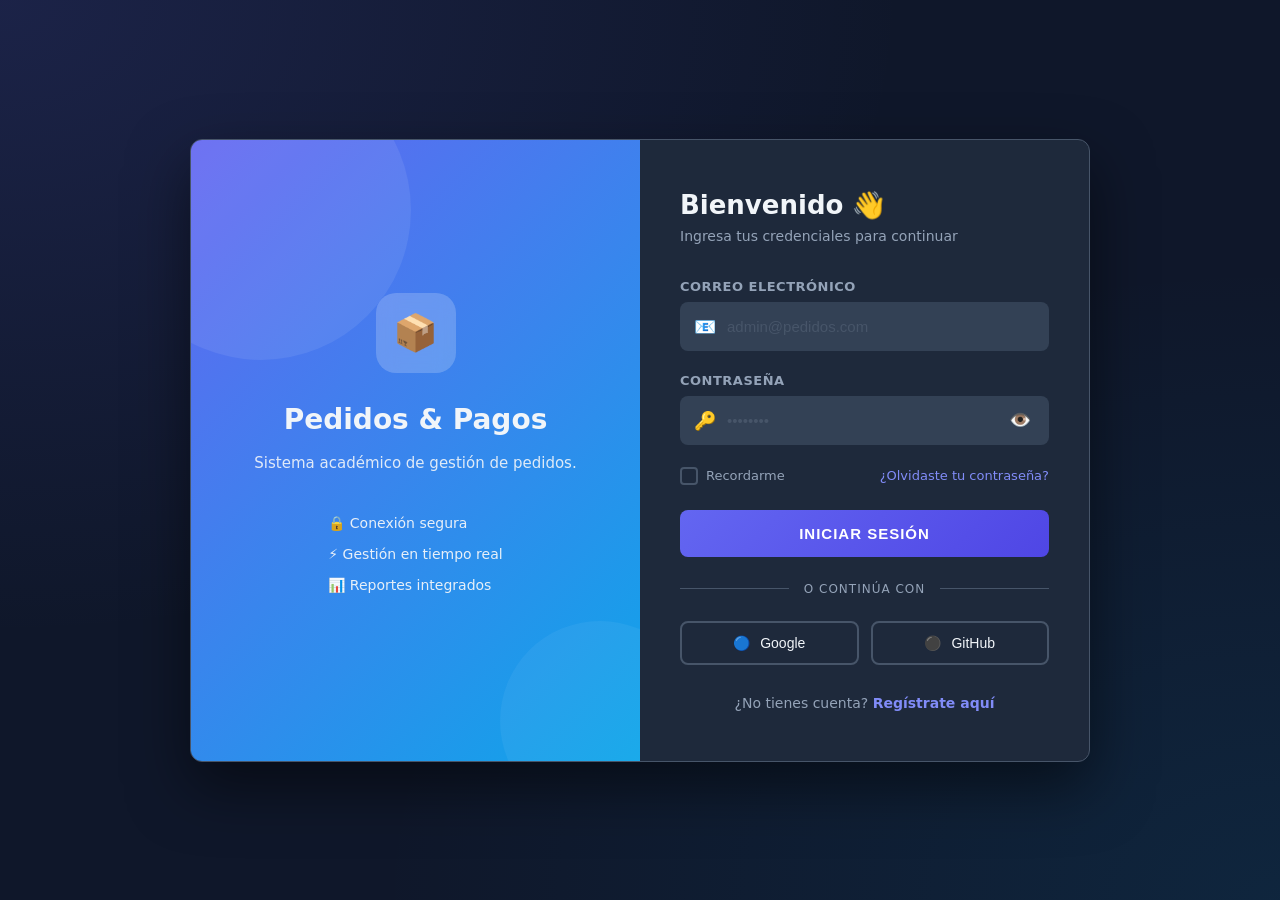
<file: pedidos-pagos/target/classes/static/index.html>
<!DOCTYPE html>
<html lang="es">

<head>
    <meta charset="UTF-8">
    <meta name="viewport" content="width=device-width, initial-scale=1.0">
    <title>Login - Pedidos y Pagos</title>
    <link rel="stylesheet" href="estilos.css">
</head>

<body>

    <div class="login-wrapper">
        <!-- PANEL IZQUIERDO: BRANDING -->
        <div class="login-branding">
            <div class="branding-logo">📦</div>
            <h1 class="branding-title">Pedidos & Pagos</h1>
            <p class="branding-text">Sistema académico de gestión de pedidos.</p>
            <div class="branding-features">
                <div class="feature-item">🔒 Conexión segura</div>
                <div class="feature-item">⚡ Gestión en tiempo real</div>
                <div class="feature-item">📊 Reportes integrados</div>
            </div>
        </div>

        <!-- PANEL DERECHO: FORMULARIO -->
        <div class="login-form-container">
            <div class="form-header">
                <h2>Bienvenido 👋</h2>
                <p>Ingresa tus credenciales para continuar</p>
            </div>

            <form id="loginForm">
                <!-- Email -->
                <div class="form-group">
                    <label for="email">Correo electrónico</label>
                    <div class="input-wrapper">
                        <input type="email" id="email" placeholder="admin@pedidos.com" required autocomplete="email">
                        <span class="input-icon">📧</span>
                    </div>
                </div>

                <!-- Contraseña -->
                <div class="form-group">
                    <label for="password">Contraseña</label>
                    <div class="input-wrapper">
                        <input type="password" id="password" placeholder="••••••••" required minlength="6"
                            autocomplete="current-password">
                        <span class="input-icon">🔑</span>
                        <button type="button" class="toggle-password" id="togglePassword">👁️</button>
                    </div>
                </div>

                <!-- Opciones -->
                <div class="form-options">
                    <label class="remember-me">
                        <input type="checkbox" id="remember">
                        <span class="checkmark"></span>
                        Recordarme
                    </label>
                    <a href="#" class="forgot-link">¿Olvidaste tu contraseña?</a>
                </div>

                <!-- Botón Login -->
                <button type="submit" class="btn-login">Iniciar Sesión</button>

                <div class="divider">
                    <span class="divider-line"></span>
                    <span class="divider-text">o continúa con</span>
                    <span class="divider-line"></span>
                </div>

                <!-- Botones Sociales (Decorativos) -->
                <div class="social-buttons">
                    <button type="button" class="btn-social"><span>🔵</span> Google</button>
                    <button type="button" class="btn-social"><span>⚫</span> GitHub</button>
                </div>
            </form>

            <div class="register-link">
                ¿No tienes cuenta? <a href="registro.html">Regístrate aquí</a>
            </div>
        </div>
    </div>

    <!-- NOTIFICACIÓN TOAST (Alerta Bonita) -->
    <div id="toast" class="toast">
        <div class="toast-icon">✅</div>
        <div class="toast-content">
            <span class="toast-title">¡Éxito!</span>
            <span class="toast-message">Mensaje aquí...</span>
        </div>
    </div>

    <script src="login.js"></script>
</body>

</html>
</file>
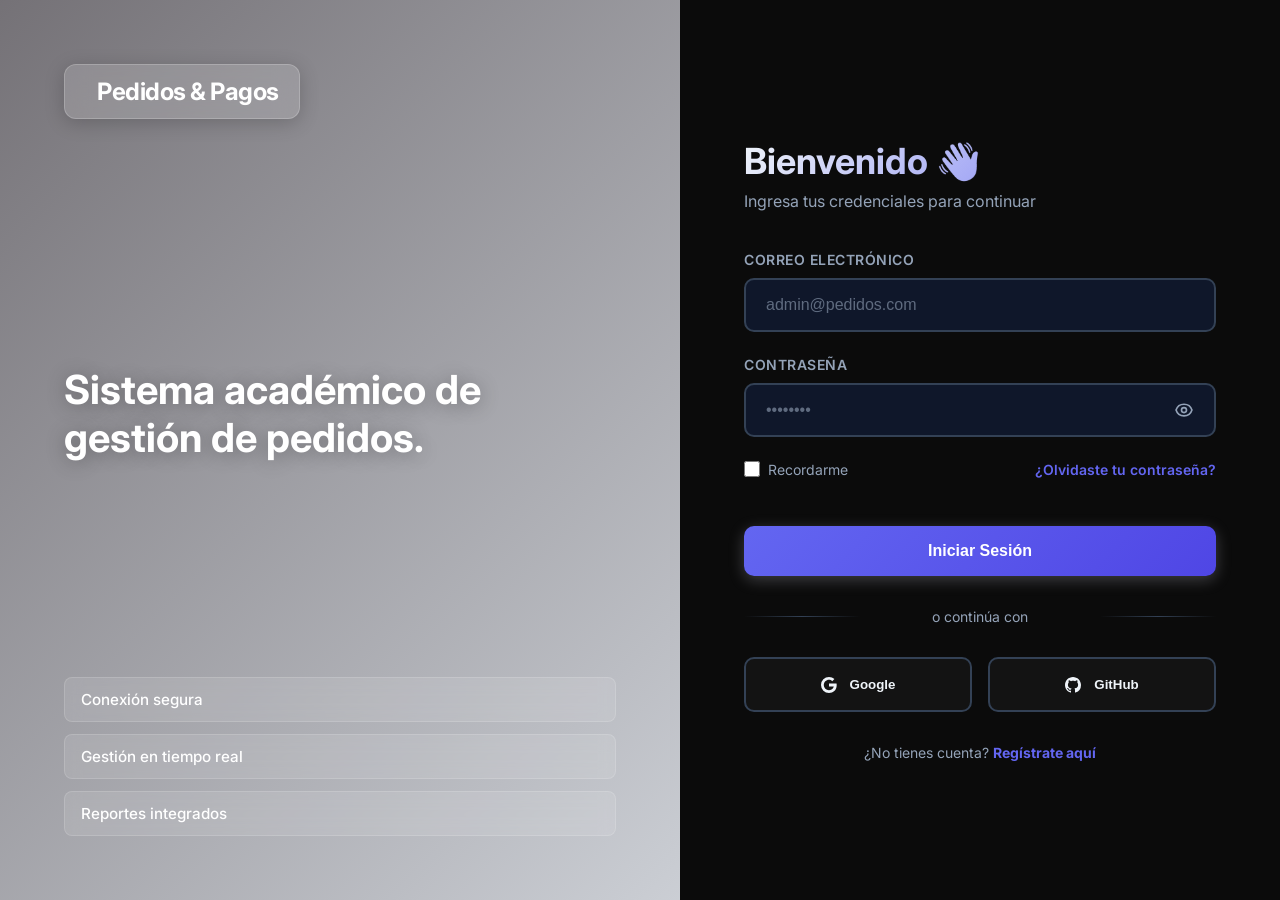
<file: pedidos-pagos/src/main/resources/static/index.html>
<!DOCTYPE html>
<html lang="es">

<head>
    <meta charset="UTF-8">
    <meta name="viewport" content="width=device-width, initial-scale=1.0">
    <title>Login - Pedidos y Pagos</title>
    <!-- Fuente Inter para look profesional -->
    <link href="https://fonts.googleapis.com/css2?family=Inter:wght@400;500;600;700&display=swap" rel="stylesheet">
    <link rel="stylesheet" href="estilos.css">
</head>

<body>

    <!-- ✅ CONTAINER PRINCIPAL (class: auth-container) -->
    <div class="auth-container">

        <!-- ✅ PANEL IZQUIERDO: IMAGEN/BRANDING (class: auth-visual) -->
        <div class="auth-visual">
            <div class="visual-content brand-logo">
                <span></span> Pedidos & Pagos
            </div>

            <div class="visual-content">
                <h1 class="quote-text">Sistema académico de gestión de pedidos.</h1>
            </div>

            <div class="visual-content branding-features">
                <div class="feature-item">Conexión segura</div>
                <div class="feature-item">Gestión en tiempo real</div>
                <div class="feature-item">Reportes integrados</div>
            </div>
        </div>

        <!-- ✅ PANEL DERECHO: FORMULARIO (class: auth-form-wrapper) -->
        <div class="auth-form-wrapper">

            <div class="form-header">
                <h1>Bienvenido 👋</h1>
                <p>Ingresa tus credenciales para continuar</p>
            </div>

            <form id="loginForm">

                <!-- ✅ Email (class: input-group + input-field) -->
                <div class="input-group">
                    <label for="email">Correo electrónico</label>
                    <input type="email" id="email" class="input-field" placeholder="admin@pedidos.com" required
                        autocomplete="email">
                </div>

                <!-- ✅ Contraseña (con icono derecho) -->
                <div class="input-group">
                    <label for="password">Contraseña</label>
                    <div style="position: relative;">
                        <input type="password" id="password" class="input-field" placeholder="••••••••" required
                            minlength="6" autocomplete="current-password">
                        <button type="button" class="input-icon-right" id="togglePassword">
                            <!-- Icono inicial: Ojo Abierto -->
                            <svg xmlns="http://w3.org" width="20" height="20" fill="none" viewBox="0 0 24 24"
                                stroke="currentColor" stroke-width="2">
                                <path stroke-linecap="round" stroke-linejoin="round"
                                    d="M15 12a3 3 0 11-6 0 3 3 0 016 0z" />
                                <path stroke-linecap="round" stroke-linejoin="round"
                                    d="M2.458 12C3.732 7.943 7.523 5 12 5c4.478 0 8.268 2.943 9.542 7-1.274 4.057-5.064 7-9.542 7-4.477 0-8.268-2.943-9.542-7z" />
                            </svg>
                        </button>
                    </div>
                </div>


                <!-- ✅ Opciones (Remember + Forgot) -->
                <div class="form-actions">
                    <label class="remember-me">
                        <input type="checkbox" id="remember">
                        Recordarme
                    </label>
                    <a href="#" class="forgot-password">¿Olvidaste tu contraseña?</a>
                </div>

                <!-- ✅ Botón Login (class: btn-primary) -->
                <button type="submit" class="btn-primary">Iniciar Sesión</button>

                <!-- ✅ Divider -->
                <div class="divider">
                    <span class="divider-line"></span>
                    <span>o continúa con</span>
                    <span class="divider-line"></span>
                </div>

                <!-- ✅ Botones Sociales (class: social-login + btn-social) -->
                <div class="social-login">
                    <!-- Botón de Google -->
                    <button type="button" class="btn-social"
                        onclick="window.location.href='/oauth2/authorization/google'">
                        <span>
                            <svg xmlns="http://w3.org" width="16" height="16" fill="currentColor" viewBox="0 0 16 16"
                                style="vertical-align: middle; margin-right: 5px;">
                                <path
                                    d="M15.545 6.558a9.42 9.42 0 0 1 .139 1.626c0 2.434-.87 4.492-2.384 5.885h.002C11.978 15.292 10.158 16 8 16A8 8 0 1 1 8 0c2.158 0 3.978.792 5.396 2.1l-2.149 2.149C10.24 3.24 9.24 2.8 8 2.8c-2.87 0-5.19 2.42-5.19 5.2s2.32 5.2 5.19 5.2c3.31 0 4.54-2.38 4.75-3.64H8V6.558h7.545z" />
                            </svg>
                        </span> Google
                    </button>

                    <!-- Botón de GitHub -->
                    <button type="button" class="btn-social">
                        <span>
                            <svg xmlns="http://w3.org" width="16" height="16" fill="currentColor" viewBox="0 0 16 16"
                                style="vertical-align: middle; margin-right: 5px;">
                                <path
                                    d="M8 0C3.58 0 0 3.58 0 8c0 3.54 2.29 6.53 5.47 7.59.4.07.55-.17.55-.38 0-.19-.01-.82-.01-1.49-2.01.37-2.53-.49-2.69-.94-.09-.23-.48-.94-.82-1.13-.28-.15-.68-.52-.01-.53.63-.01 1.08.58 1.23.82.72 1.21 1.87.87 2.33.66.07-.52.28-.87.51-1.07-1.78-.2-3.64-.89-3.64-3.95 0-.87.31-1.59.82-2.15-.08-.2-.36-1.02.08-2.12 0 0 .67-.21 2.2.82.64-.18 1.32-.27 2-.27.68 0 1.36.09 2 .27 1.53-1.04 2.2-.82 2.2-.82.44 1.1.16 1.92.08 2.12.51.56.82 1.27.82 2.15 0 3.07-1.87 3.75-3.65 3.95.29.25.54.73.54 1.48 0 1.07-.01 1.93-.01 2.2 0 .21.15.46.55.38A8.012 8.012 0 0 0 16 8c0-4.42-3.58-8-8-8z" />
                            </svg>
                        </span> GitHub
                    </button>

                </div>
            </form>

            <!-- ✅ Footer Link (class: footer-link) -->
            <div class="footer-link">
                ¿No tienes cuenta? <a href="registro.html">Regístrate aquí</a>
            </div>
        </div>
    </div>

    <!-- ✅ NOTIFICACIÓN TOAST (CORREGIDO) -->
    <div id="toast" class="toast">
        <div class="toast-icon">
            <svg xmlns="http://www.w3.org/2000/svg" width="20" height="20" fill="none" viewBox="0 0 24 24"
                stroke="currentColor" stroke-width="2">
                <path stroke-linecap="round" stroke-linejoin="round" d="M5 13l4 4L19 7" />
            </svg>
        </div>
        <div class="toast-content">
            <span class="toast-title">¡Éxito!</span>
            <span class="toast-message">Mensaje aquí...</span>
        </div>
    </div>

    <script src="login.js"></script>

</body>

</html>
</file>
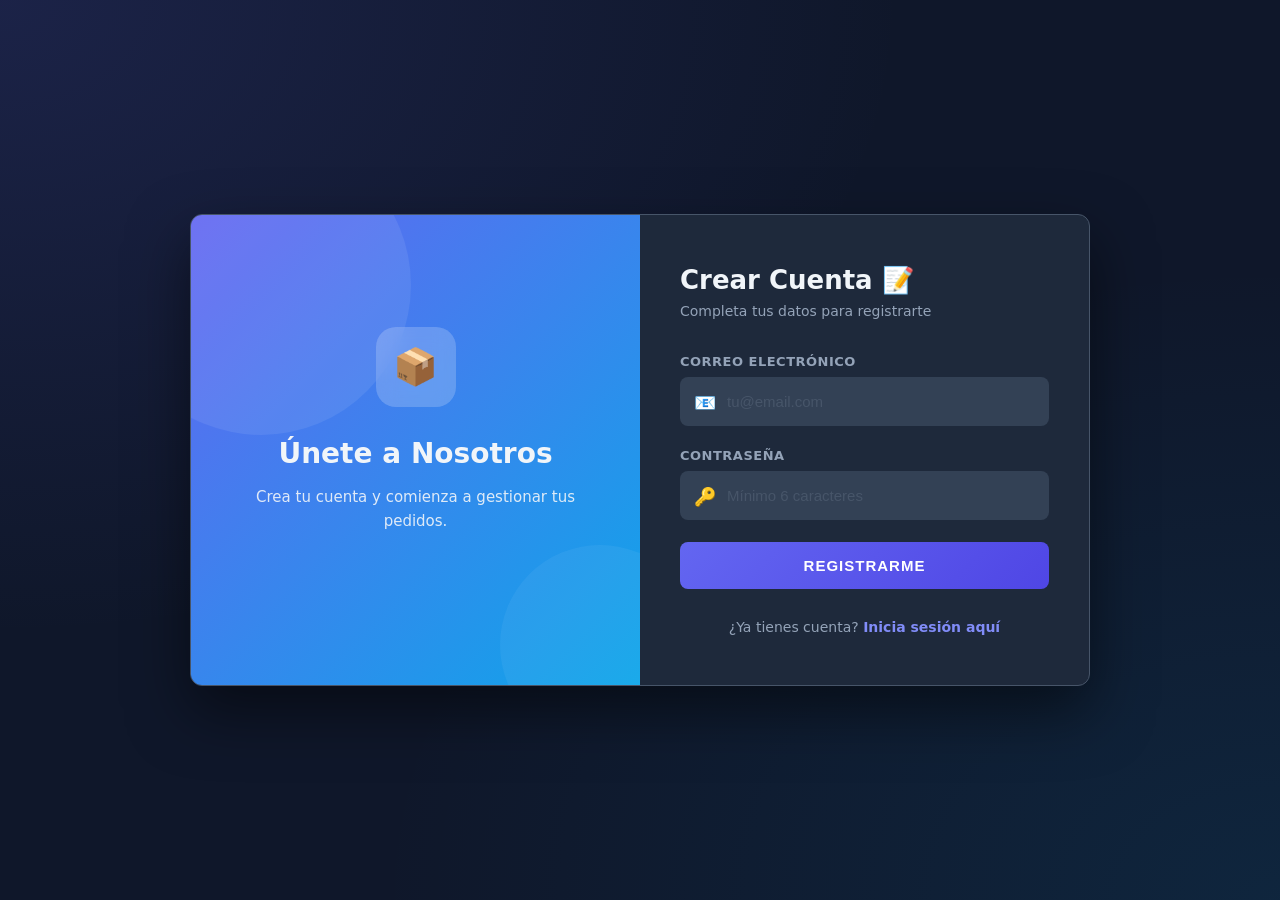
<file: pedidos-pagos/target/classes/static/registro.html>
<!DOCTYPE html>
<html lang="es">

<head>
    <meta charset="UTF-8">
    <meta name="viewport" content="width=device-width, initial-scale=1.0">
    <title>Registro - Pedidos y Pagos</title>
    <link rel="stylesheet" href="estilos.css">
    <style>
        .branding-features {
            display: none;
        }

        /* Ocultar features en registro */
    </style>
</head>

<body>
    <div class="login-wrapper">
        <div class="login-branding">
            <div class="branding-logo">📦</div>
            <h1 class="branding-title">Únete a Nosotros</h1>
            <p class="branding-text">Crea tu cuenta y comienza a gestionar tus pedidos.</p>
        </div>

        <div class="login-form-container">
            <div class="form-header">
                <h2>Crear Cuenta 📝</h2>
                <p>Completa tus datos para registrarte</p>
            </div>

            <form id="registerForm">
                <div class="form-group">
                    <label for="regEmail">Correo electrónico</label>
                    <div class="input-wrapper">
                        <input type="email" id="regEmail" placeholder="tu@email.com" required>
                        <span class="input-icon">📧</span>
                    </div>
                </div>

                <div class="form-group">
                    <label for="regPassword">Contraseña</label>
                    <div class="input-wrapper">
                        <input type="password" id="regPassword" placeholder="Mínimo 6 caracteres" required
                            minlength="6">
                        <span class="input-icon">🔑</span>
                    </div>
                </div>

                <button type="submit" class="btn-login">Registrarme</button>
            </form>

            <div class="register-link">
                ¿Ya tienes cuenta? <a href="index.html">Inicia sesión aquí</a>
            </div>
        </div>
    </div>

    <div id="toast" class="toast">
        <div class="toast-icon">✅</div>
        <div class="toast-content">
            <span class="toast-title">¡Éxito!</span>
            <span class="toast-message"></span>
        </div>
    </div>

    <script src="registro.js"></script>
</body>

</html>
</file>
<file: pedidos-pagos/target/classes/static/estilos.css>
/* ============================================
   PEDIDOS Y PAGOS - LOGIN STYLES
   ============================================ */

*,
*::before,
*::after {
    margin: 0;
    padding: 0;
    box-sizing: border-box;
}

:root {
    --color-primary: #6366f1;
    --color-primary-dark: #4f46e5;
    --color-primary-light: #818cf8;
    --color-bg: #0f172a;
    --color-bg-card: #1e293b;
    --color-bg-input: #334155;
    --color-text: #f1f5f9;
    --color-text-muted: #94a3b8;
    --color-border: #475569;
    --color-error: #ef4444;
    --color-success: #22c55e;
    --shadow-lg: 0 25px 60px rgba(0, 0, 0, 0.5);
    --shadow-input: 0 2px 10px rgba(99, 102, 241, 0.15);
    --shadow-btn: 0 8px 25px rgba(99, 102, 241, 0.4);
    --radius: 12px;
    --radius-sm: 8px;
    --transition: all 0.3s ease;
}

body {
    font-family: 'Segoe UI', system-ui, -apple-system, sans-serif;
    background: var(--color-bg);
    color: var(--color-text);
    min-height: 100vh;
    display: flex;
    align-items: center;
    justify-content: center;
    padding: 20px;
    background-image:
        radial-gradient(ellipse at top left, rgba(99, 102, 241, 0.15) 0%, transparent 50%),
        radial-gradient(ellipse at bottom right, rgba(14, 165, 233, 0.1) 0%, transparent 50%);
}

/* ============================
   LAYOUT PRINCIPAL
   ============================ */
.login-wrapper {
    width: 100%;
    max-width: 900px;
    display: grid;
    grid-template-columns: 1fr 1fr;
    background: var(--color-bg-card);
    border-radius: var(--radius);
    box-shadow: var(--shadow-lg);
    overflow: hidden;
    border: 1px solid var(--color-border);
    animation: fadeIn 0.6s ease;
}

@keyframes fadeIn {
    from {
        opacity: 0;
        transform: translateY(20px);
    }

    to {
        opacity: 1;
        transform: translateY(0);
    }
}

/* ============================
   PANEL BRANDING
   ============================ */
.login-branding {
    background: linear-gradient(135deg, var(--color-primary) 0%, #0ea5e9 100%);
    padding: 60px 40px;
    display: flex;
    flex-direction: column;
    justify-content: center;
    align-items: center;
    text-align: center;
    position: relative;
    overflow: hidden;
}

.login-branding::before,
.login-branding::after {
    content: '';
    position: absolute;
    border-radius: 50%;
    background: rgba(255, 255, 255, 0.08);
}

.login-branding::before {
    width: 300px;
    height: 300px;
    top: -80px;
    left: -80px;
}

.login-branding::after {
    width: 200px;
    height: 200px;
    bottom: -60px;
    right: -60px;
    background: rgba(255, 255, 255, 0.05);
}

.branding-logo {
    width: 80px;
    height: 80px;
    background: rgba(255, 255, 255, 0.2);
    border-radius: 20px;
    display: flex;
    align-items: center;
    justify-content: center;
    margin-bottom: 30px;
    font-size: 36px;
    backdrop-filter: blur(10px);
    position: relative;
    z-index: 1;
}

.branding-title {
    font-size: 28px;
    font-weight: 700;
    margin-bottom: 15px;
    position: relative;
    z-index: 1;
}

.branding-text {
    font-size: 15px;
    opacity: 0.9;
    line-height: 1.6;
    margin-bottom: 40px;
    position: relative;
    z-index: 1;
}

.branding-features {
    text-align: left;
    position: relative;
    z-index: 1;
}

.feature-item {
    display: flex;
    align-items: center;
    gap: 12px;
    margin-bottom: 15px;
    font-size: 14px;
    opacity: 0.95;
}

/* ============================
   PANEL FORMULARIO
   ============================ */
.login-form-container {
    padding: 50px 40px;
    display: flex;
    flex-direction: column;
    justify-content: center;
}

.form-header {
    margin-bottom: 35px;
}

.form-header h2 {
    font-size: 26px;
    font-weight: 700;
    margin-bottom: 8px;
}

.form-header p {
    color: var(--color-text-muted);
    font-size: 14px;
}

/* ============================
   CAMPOS DE ENTRADA
   ============================ */
.form-group {
    margin-bottom: 22px;
}

.form-group label {
    display: block;
    font-size: 13px;
    font-weight: 600;
    color: var(--color-text-muted);
    margin-bottom: 8px;
    text-transform: uppercase;
    letter-spacing: 0.5px;
}

.input-wrapper {
    position: relative;
}

.input-icon {
    position: absolute;
    left: 14px;
    top: 50%;
    transform: translateY(-50%);
    font-size: 18px;
    color: var(--color-text-muted);
    pointer-events: none;
    transition: var(--transition);
}

.form-group input {
    width: 100%;
    padding: 14px 50px 14px 45px;
    background: var(--color-bg-input);
    border: 2px solid transparent;
    border-radius: var(--radius-sm);
    color: var(--color-text);
    font-size: 15px;
    transition: var(--transition);
    outline: none;
}

.form-group input::placeholder {
    color: var(--color-border);
}

.form-group input:hover {
    border-color: var(--color-border);
}

.form-group input:focus {
    border-color: var(--color-primary);
    background: rgba(99, 102, 241, 0.08);
    box-shadow: var(--shadow-input);
}

.form-group input:focus~.input-icon {
    color: var(--color-primary);
}

.toggle-password {
    position: absolute;
    right: 14px;
    top: 50%;
    transform: translateY(-50%);
    background: none;
    border: none;
    color: var(--color-text-muted);
    cursor: pointer;
    font-size: 18px;
    padding: 4px;
    transition: var(--transition);
}

.toggle-password:hover {
    color: var(--color-primary-light);
}

/* ============================
   OPCIONES
   ============================ */
.form-options {
    display: flex;
    justify-content: space-between;
    align-items: center;
    margin-bottom: 25px;
    flex-wrap: wrap;
    gap: 10px;
}

.remember-me {
    display: flex;
    align-items: center;
    gap: 8px;
    cursor: pointer;
    font-size: 13px;
    color: var(--color-text-muted);
    user-select: none;
}

.remember-me input[type="checkbox"] {
    display: none;
}

.checkmark {
    width: 18px;
    height: 18px;
    border: 2px solid var(--color-border);
    border-radius: 4px;
    display: flex;
    align-items: center;
    justify-content: center;
    transition: var(--transition);
    flex-shrink: 0;
}

.remember-me input:checked+.checkmark {
    background: var(--color-primary);
    border-color: var(--color-primary);
}

.checkmark::after {
    content: '';
    width: 5px;
    height: 9px;
    border: solid white;
    border-width: 0 2px 2px 0;
    transform: rotate(45deg) translateY(-1px);
    opacity: 0;
    transition: var(--transition);
}

.remember-me input:checked+.checkmark::after {
    opacity: 1;
}

.forgot-link {
    font-size: 13px;
    color: var(--color-primary-light);
    text-decoration: none;
    font-weight: 500;
    transition: var(--transition);
}

.forgot-link:hover {
    color: var(--color-primary);
    text-decoration: underline;
}

/* ============================
   BOTONES
   ============================ */
.btn-login {
    width: 100%;
    padding: 15px;
    background: linear-gradient(135deg, var(--color-primary) 0%, var(--color-primary-dark) 100%);
    color: white;
    border: none;
    border-radius: var(--radius-sm);
    font-size: 15px;
    font-weight: 600;
    cursor: pointer;
    transition: var(--transition);
    text-transform: uppercase;
    letter-spacing: 1px;
    position: relative;
    overflow: hidden;
}

.btn-login:hover {
    transform: translateY(-2px);
    box-shadow: var(--shadow-btn);
}

.btn-login:active {
    transform: translateY(0);
}

.divider {
    display: flex;
    align-items: center;
    margin: 25px 0;
    gap: 15px;
}

.divider-line {
    flex: 1;
    height: 1px;
    background: var(--color-border);
}

.divider-text {
    font-size: 12px;
    color: var(--color-text-muted);
    text-transform: uppercase;
    letter-spacing: 1px;
    white-space: nowrap;
}

.social-buttons {
    display: grid;
    grid-template-columns: 1fr 1fr;
    gap: 12px;
}

.btn-social {
    padding: 12px;
    border: 2px solid var(--color-border);
    border-radius: var(--radius-sm);
    background: transparent;
    color: var(--color-text);
    font-size: 14px;
    font-weight: 500;
    cursor: pointer;
    transition: var(--transition);
    display: flex;
    align-items: center;
    justify-content: center;
    gap: 10px;
}

.btn-social:hover {
    border-color: var(--color-primary);
    background: rgba(99, 102, 241, 0.08);
}

.register-link {
    text-align: center;
    margin-top: 30px;
    font-size: 14px;
    color: var(--color-text-muted);
}

.register-link a {
    color: var(--color-primary-light);
    text-decoration: none;
    font-weight: 600;
    transition: var(--transition);
}

.register-link a:hover {
    color: var(--color-primary);
    text-decoration: underline;
}

/* ============================
   TOAST NOTIFICATION
   ============================ */
.toast {
    position: fixed;
    top: 20px;
    right: -350px;
    background: var(--color-bg-card);
    border-left: 5px solid var(--color-success);
    padding: 15px 20px;
    border-radius: var(--radius-sm);
    box-shadow: 0 10px 30px rgba(0, 0, 0, 0.3);
    display: flex;
    align-items: center;
    gap: 15px;
    z-index: 1000;
    transition: right 0.5s cubic-bezier(0.68, -0.55, 0.27, 1.55);
    min-width: 300px;
}

.toast.show {
    right: 20px;
}

.toast-icon {
    font-size: 24px;
    background: rgba(34, 197, 94, 0.1);
    width: 40px;
    height: 40px;
    display: flex;
    align-items: center;
    justify-content: center;
    border-radius: 50%;
}

.toast-content {
    display: flex;
    flex-direction: column;
}

.toast-title {
    font-weight: 700;
    color: var(--color-text);
    font-size: 15px;
}

.toast-message {
    font-size: 13px;
    color: var(--color-text-muted);
    margin-top: 2px;
}

/* ============================
   RESPONSIVE
   ============================ */
@media (max-width: 768px) {
    .login-wrapper {
        grid-template-columns: 1fr;
        max-width: 450px;
    }

    .login-branding {
        padding: 40px 30px;
    }

    .branding-features {
        display: none;
    }

    .login-form-container {
        padding: 40px 30px;
    }
}

@media (max-width: 480px) {
    body {
        padding: 0;
    }

    .login-wrapper {
        border-radius: 0;
        min-height: 100vh;
        max-width: 100%;
        border: none;
    }

    .login-branding {
        padding: 30px 20px;
    }

    .branding-logo {
        width: 60px;
        height: 60px;
        font-size: 28px;
    }

    .branding-title {
        font-size: 22px;
    }

    .login-form-container {
        padding: 30px 20px;
    }

    .social-buttons {
        grid-template-columns: 1fr;
    }

    .form-options {
        flex-direction: column;
        align-items: flex-start;
    }
}
</file>
<file: pedidos-pagos/src/main/resources/static/estilos.css>
/* ============================================
   PEDIDOS Y PAGOS - ENHANCED LOGIN STYLES
   Con icono de ojo perfectamente centrado
   ============================================ */

:root {
    --primary: #6366f1;
    --primary-hover: #4f46e5;
    --primary-glow: rgba(99, 102, 241, 0.15);
    --bg-body: #94a2c4;
    --bg-panel: #0b0b0b;
    --bg-input: #0f172a;
    --text-main: #eff4f9;
    --text-muted: #94a3b8;
    --border-color: #334155;
    --radius: 10px;
    --radius-sm: 6px;
    --font-family: 'Inter', system-ui, -apple-system, sans-serif;
    --transition: all 0.3s cubic-bezier(0.4, 0, 0.2, 1);
}

* {
    box-sizing: border-box;
    margin: 0;
    padding: 0;
}

body {
    font-family: var(--font-family);
    background: var(--bg-body);
    color: var(--text-main);
    height: 100vh;
    overflow: hidden;
}

/* ================= LAYOUT SPLIT ================= */
.auth-container {
    display: flex;
    width: 100%;
    height: 100%;
}

/* Lado Izquierdo: Imagen/Branding */
.auth-visual {
    flex: 1;
    background-image: url('https://images.unsplash.com/photo-1664455340023-214c33a9d0bd?q=80&w=1032&auto=format&fit=crop&ixlib=rb-4.1.0&ixid=M3wxMjA3fDB8MHxwaG90by1wYWdlfHx8fGVufDB8fHx8fA%3D%3D');
    background-size: cover;
    background-position: center;
    position: relative;
    display: flex;
    flex-direction: column;
    justify-content: space-between;
    padding: 4rem;
    color: white;
}

.auth-visual::before {
    content: '';
    position: absolute;
    inset: 0;
    background: linear-gradient(135deg, rgba(111, 105, 105, 0.85) 0%, rgba(209, 211, 214, 0.9) 100%);
    z-index: 1;
}

.visual-content {
    position: relative;
    z-index: 2;
}

.brand-logo {
    font-size: 1.5rem;
    font-weight: 700;
    letter-spacing: -0.5px;
    display: flex;
    align-items: center;
    gap: 0.75rem;
    background: rgba(255, 255, 255, 0.15);
    backdrop-filter: blur(12px);
    padding: 0.75rem 1.25rem;
    border-radius: 12px;
    width: fit-content;
    border: 1px solid rgba(255, 255, 255, 0.2);
    box-shadow: 0 4px 20px rgba(0, 0, 0, 0.2);
}

.quote-text {
    font-size: 2.5rem;
    font-weight: 700;
    line-height: 1.2;
    max-width: 450px;
    text-shadow: 0 2px 20px rgba(0, 0, 0, 0.3);
    margin-top: 2rem;
}

.branding-features {
    display: flex;
    flex-direction: column;
    gap: 0.75rem;
}

.feature-item {
    display: flex;
    align-items: center;
    gap: 0.75rem;
    font-size: 0.95rem;
    font-weight: 500;
    background: rgba(255, 255, 255, 0.1);
    padding: 0.75rem 1rem;
    border-radius: 8px;
    backdrop-filter: blur(8px);
    border: 1px solid rgba(255, 255, 255, 0.15);
}

/* Lado Derecho: Formulario */
.auth-form-wrapper {
    flex: 1;
    max-width: 600px;
    background: var(--bg-panel);
    display: flex;
    flex-direction: column;
    justify-content: center;
    padding: 3rem 4rem;
    position: relative;
}

/* Decoración sutil de fondo */
.auth-form-wrapper::before {
    content: '';
    position: absolute;
    top: -50%;
    right: -20%;
    width: 400px;
    height: 400px;
    background: radial-gradient(circle, rgba(196, 196, 215, 0.888) 0%, transparent 70%);
    border-radius: 50%;
    pointer-events: none;
}

.form-header {
    margin-bottom: 2.5rem;
    position: relative;
    z-index: 1;
}

.form-header h1 {
    font-size: 2.25rem;
    font-weight: 700;
    margin-bottom: 0.5rem;
    background: linear-gradient(135deg, var(--text-main) 0%, var(--primary) 100%);
    -webkit-background-clip: text;
    -webkit-text-fill-color: transparent;
    background-clip: text;
}

.form-header p {
    color: var(--text-muted);
    font-size: 1rem;
}

/* ================= INPUTS MEJORADOS ================= */
.input-group {
    margin-bottom: 1.5rem;
    position: relative;
}

.input-group label {
    display: block;
    font-size: 0.875rem;
    font-weight: 600;
    color: var(--text-muted);
    margin-bottom: 0.6rem;
    text-transform: uppercase;
    letter-spacing: 0.5px;
}

.input-field {
    width: 100%;
    padding: 1rem 1.25rem;
    background: var(--bg-input);
    border: 2px solid var(--border-color);
    border-radius: var(--radius);
    color: var(--text-main);
    font-size: 1rem;
    transition: var(--transition);
    outline: none;
}

.input-field:focus {
    border-color: var(--primary);
    box-shadow: 0 0 0 4px var(--primary-glow);
    transform: translateY(-1px);
}

.input-field::placeholder {
    color: var(--text-muted);
    opacity: 0.6;
}

/* Icono derecho (ojo) - POSICIONAMIENTO PERFECTO */
.input-icon-right {
    position: absolute;
    right: 1rem;
    top: 15%;
    /* Centrado vertical exacto */
    transform: translateY(-50%);
    /* Ajuste fino */
    color: var(--text-muted);
    cursor: pointer;
    background: none;
    border: none;
    font-size: 1.25rem;
    padding: 0.4rem;
    border-radius: 6px;
    transition: var(--transition);
    z-index: 10;
    margin-top: 1.4rem;
    /* Ajuste para compensar el label */
}

.input-icon-right:hover {
    color: var(--primary);
    background: rgba(99, 102, 241, 0.1);
}

.input-icon-right:active {
    transform: translateY(-50%) scale(0.95);
}

/* ================= BOTONES MEJORADOS ================= */
.btn-primary {
    width: 100%;
    padding: 1rem;
    background: linear-gradient(135deg, var(--primary) 0%, var(--primary-hover) 100%);
    color: white;
    border: none;
    border-radius: var(--radius);
    font-size: 1rem;
    font-weight: 700;
    cursor: pointer;
    transition: var(--transition);
    margin-top: 1.5rem;
    position: relative;
    overflow: hidden;
    box-shadow: 0 4px 15px rgba(181, 181, 196, 0.3);
}

.btn-primary::before {
    content: '';
    position: absolute;
    top: 0;
    left: -100%;
    width: 100%;
    height: 100%;
    background: linear-gradient(90deg, transparent, rgba(255, 255, 255, 0.3), transparent);
    transition: left 0.6s;
}

.btn-primary:hover {
    transform: translateY(-2px);
    box-shadow: 0 8px 25px rgba(99, 102, 241, 0.4);
}

.btn-primary:hover::before {
    left: 100%;
}

.btn-primary:active {
    transform: translateY(0);
}

/* ================= FORM ACTIONS ================= */
.form-actions {
    display: flex;
    justify-content: space-between;
    align-items: center;
    margin: 1.5rem 0;
    font-size: 0.875rem;
}

.remember-me {
    display: flex;
    align-items: center;
    gap: 0.5rem;
    color: var(--text-muted);
    cursor: pointer;
    user-select: none;
}

.remember-me input {
    accent-color: var(--primary);
    width: 16px;
    height: 16px;
    cursor: pointer;
}

.forgot-password {
    color: var(--primary);
    text-decoration: none;
    font-weight: 600;
    transition: var(--transition);
}

.forgot-password:hover {
    color: var(--primary-hover);
    text-decoration: underline;
}

/* ================= DIVIDER ================= */
.divider {
    display: flex;
    align-items: center;
    margin: 2rem 0;
    color: var(--text-muted);
    font-size: 0.875rem;
    position: relative;
    z-index: 1;
}

.divider::before,
.divider::after {
    content: '';
    flex: 1;
    height: 1px;
    background: linear-gradient(90deg, transparent, var(--border-color), transparent);
}

.divider span {
    padding: 0 1.5rem;
}

/* ================= SOCIAL LOGIN ================= */
.social-login {
    display: grid;
    grid-template-columns: 1fr 1fr;
    gap: 1rem;
    position: relative;
    z-index: 1;
}

.btn-social {
    padding: 0.875rem;
    background: rgba(255, 255, 255, 0.03);
    border: 2px solid var(--border-color);
    border-radius: var(--radius);
    color: var(--text-main);
    font-weight: 600;
    cursor: pointer;
    transition: var(--transition);
    display: flex;
    align-items: center;
    justify-content: center;
    gap: 0.5rem;
}

.btn-social:hover {
    background: rgba(255, 255, 255, 0.08);
    border-color: var(--primary);
    transform: translateY(-2px);
}

.btn-social span {
    font-size: 1.25rem;
}

/* ================= FOOTER ================= */
.footer-link {
    text-align: center;
    margin-top: 2rem;
    font-size: 0.875rem;
    color: var(--text-muted);
    position: relative;
    z-index: 1;
}

.footer-link a {
    color: var(--primary);
    text-decoration: none;
    font-weight: 700;
    transition: var(--transition);
}

.footer-link a:hover {
    color: var(--primary-hover);
    text-decoration: underline;
}

/* ================= RESPONSIVE ================= */
@media (max-width: 1200px) {
    .auth-visual {
        display: none;
    }

    .auth-form-wrapper {
        max-width: 150%;
        padding: 2.5rem 2rem;
    }
}

@media (max-width: 680px) {
    body {
        overflow: auto;
    }

    .auth-form-wrapper {
        padding: 2rem 1.5rem;
        min-height: 120vh;
    }

    .form-header h1 {
        font-size: 1.75rem;
    }

    .social-login {
        grid-template-columns: 1fr;
    }

    .input-icon-right {
        margin-top: 1.2rem;
    }
}

/* ================= TOAST NOTIFICATION ================= */
.toast {
    position: fixed;
    top: 20px;
    right: -400px;
    /* Oculto por defecto */
    background: var(--bg-panel, #1e293b);
    border-left: 4px solid var(--primary, #6366f1);
    border-radius: 10px;
    padding: 14px 18px;
    min-width: 300px;
    box-shadow: 0 10px 30px rgba(0, 0, 0, 0.3);
    display: flex;
    align-items: center;
    gap: 12px;
    z-index: 1000;
    transition: right 0.4s cubic-bezier(0.175, 0.885, 0.32, 1.275);
    border: 1px solid var(--border-color, #334155);
}

.toast.show {
    right: 20px;
    /* Visible */
}

.toast-icon {
    display: flex;
    align-items: center;
    justify-content: center;
    width: 24px;
    height: 24px;
    color: var(--text-success, #22c55e);
    flex-shrink: 0;
}

.toast-icon svg {
    width: 20px;
    height: 20px;
    stroke: currentColor;
}

.toast-content {
    display: flex;
    flex-direction: column;
    gap: 2px;
    flex: 1;
}

.toast-title {
    font-weight: 700;
    color: var(--text-main, #f8fafc);
    font-size: 0.95rem;
}

.toast-message {
    font-size: 0.85rem;
    color: var(--text-muted, #94a3b8);
}

/* Toast de error */
.toast[style*="border-left-color: #ef4444"] .toast-icon,
.toast[style*="border-left-color: var(--text-error)"] .toast-icon {
    color: var(--text-error, #ef4444);
}
</file>
